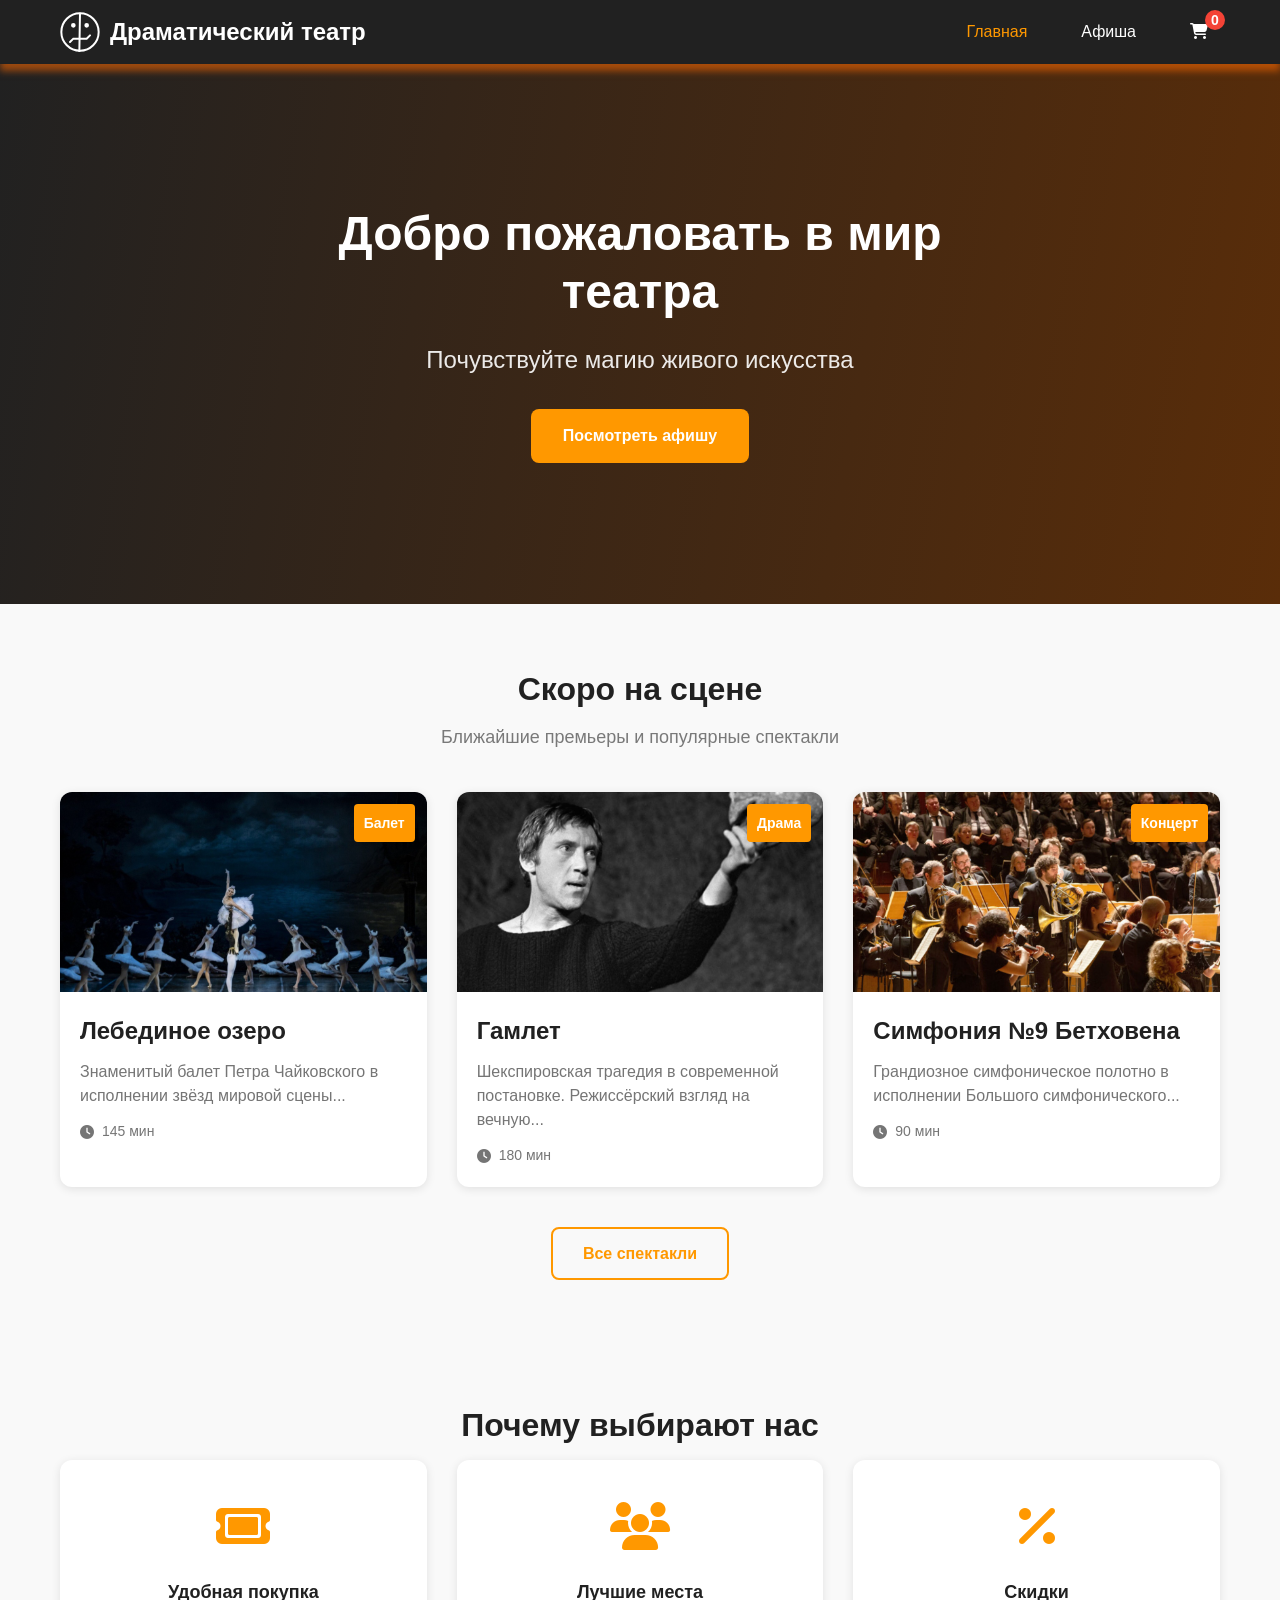
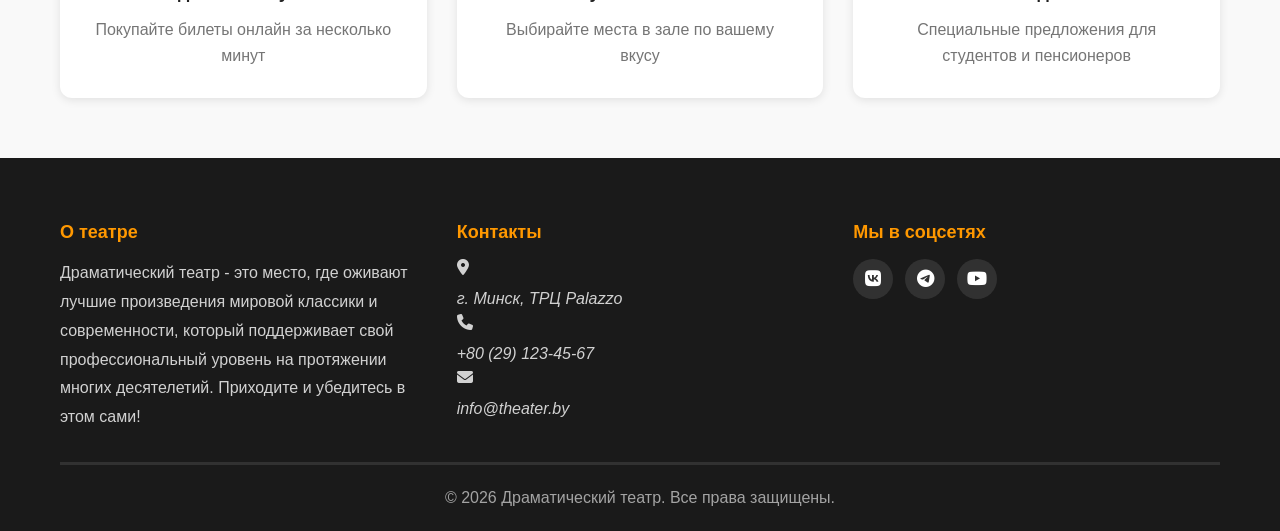
<file: index.html>
<!DOCTYPE html>
<html lang="ru">
<head>
    <meta charset="UTF-8">
    <meta name="viewport" content="width=device-width, initial-scale=1.0">
    <meta name="description" content="Драматический театр - билеты на спектакли онлайн">
    <title>Драматический театр - Главная</title>
    <link rel="stylesheet" href="css/styles.css">
    <link rel="stylesheet" href="https://cdnjs.cloudflare.com/ajax/libs/font-awesome/6.4.0/css/all.min.css"> <!--библиотека иконок (корзина, геолокация, телефон)-->
</head>
<body>
    <header class="header">
        <nav class="nav container">
            <a href="index.html" class="logo">
                <svg class="logo-icon" width="60" height="60" viewBox="0 0 60 60">
                    <circle cx="30" cy="30" r="28" stroke="white" stroke-width="3" fill="none"/>
                    <path d="M 29 60 L 30 1 z" stroke="white" stroke-width="3"/>
                    <circle cx="20" cy="20" r="2" stroke="white" stroke-width="3"/>
                    <circle cx="40" cy="20" r="2" stroke="white" stroke-width="3"/>
                    <path d="M 15 45 L 20 40 L 40 40 L 45 35" stroke="white" stroke-width="3" fill="none" stroke-linecap="round"/>
                </svg>
                <span>Драматический театр</span>
            </a>
            
            <input type="checkbox" class="burger-checkbox" id="burger">

            <label class="burger-label" for="burger">
                <span class="burger-icon">&#8801;</span>
            </label>

            <ul class="burger-menu" id="navMenu">
                <li><a href="index.html" class="nav-link active">Главная</a></li>
                <li><a href="shows.html" class="nav-link">Афиша</a></li>
                <li>
                    <a href="checkout.html" class="nav-link cart-link">
                        <p class="fas fa-shopping-cart"></p>
                        <span class="cart-count" id="cartCount">0</span>
                    </a>
                </li>
            </ul>

        </nav>
    </header>

    <main>
        <section class="hero">
            <div class="hero-content">
                <h1 id="hero-title" class="hero-title">Добро пожаловать в мир театра</h1>
                <p class="hero-subtitle">Почувствуйте магию живого искусства</p>
                <a href="shows.html" class="btn btn-primary">Посмотреть афишу</a>
            </div>
        </section>

        <section class="section">
            <div class="container">
                <h2 class="section-title">Скоро на сцене</h2>
                <p class="section-subtitle">Ближайшие премьеры и популярные спектакли</p>
                
                <div class="shows-grid" id="showsGrid">
                    <!--карточки загружаются из XML-->
                </div>
                
                <div class="text-center">
                    <a href="shows.html" class="btn btn-secondary">Все спектакли</a>
                </div>
            </div>
        </section>

        <section class="features section">
            <div class="container">
                <h2 class="section-title">Почему выбирают нас</h2>
                
                <div class="features-grid">
                    <article class="feature-card">
                        <div class="feature-icon">
                            <p class="fas fa-ticket"></p>
                        </div>
                        <h3 class="feature-title">Удобная покупка</h3>
                        <p class="feature-text">Покупайте билеты онлайн за несколько минут</p>
                    </article>
                    
                    <article class="feature-card">
                        <div class="feature-icon">
                            <p class="fas fa-users"></p>
                        </div>
                        <h3 class="feature-title">Лучшие места</h3>
                        <p class="feature-text">Выбирайте места в зале по вашему вкусу</p>
                    </article>
                    
                    <article class="feature-card">
                        <div class="feature-icon">
                            <p class="fas fa-percent"></p>
                        </div>
                        <h3 class="feature-title">Скидки</h3>
                        <p class="feature-text">Специальные предложения для студентов и пенсионеров</p>
                    </article>
                </div>
            </div>
        </section>
    </main>
    
    <footer class="footer">
        <div class="container">
            <div class="footer-grid">
                <div class="footer-section">
                    <h3 class="footer-title">О театре</h3>
                    <p class="footer-text">Драматический театр - это место, где оживают лучшие произведения мировой классики и современности, 
                        который поддерживает свой профессиональный уровень на протяжении многих десятелетий. Приходите и убедитесь в этом сами!</p>
                </div>
                
                <div class="footer-section">
                    <h3 class="footer-title">Контакты</h3>
                    <address class="footer-address">
                        <div><p class="fas fa-map-marker-alt"></p> г. Минск, ТРЦ Palazzo</div>
                        <div><p class="fas fa-phone"></p> +80 (29) 123-45-67</div>
                        <div><p class="fas fa-envelope"></p> info@theater.by</div>
                    </address>
                </div>
                
                <div class="footer-section">
                    <h3 class="footer-title">Мы в соцсетях</h3>
                    <div class="social-links">
                        <a href="#" class="social-link"><p class="fab fa-vk"></p></a>
                        <a href="#" class="social-link"><p class="fab fa-telegram"></p></a>
                        <a href="#" class="social-link"><p class="fab fa-youtube"></p></a>
                    </div>
                </div>
            </div>
            
            <div class="footer-bottom">
                <p>&copy; 2026 Драматический театр. Все права защищены.</p>
            </div>
        </div>
    </footer>

    <script src="js/script.js"></script>
</body>
</html>
</file>
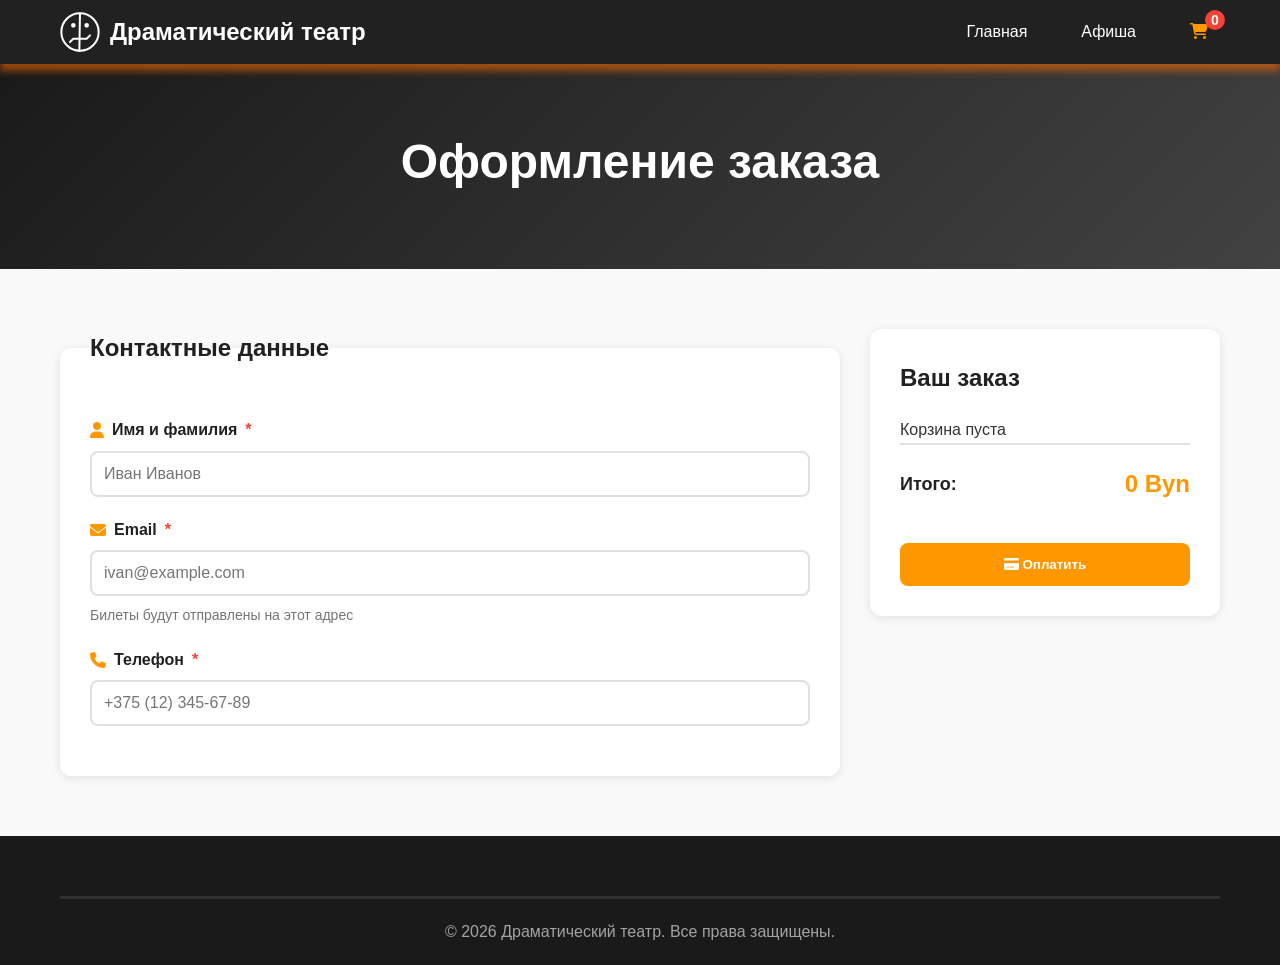
<file: checkout.html>
<!DOCTYPE html>
<html lang="ru">
<head>
    <meta charset="UTF-8">
    <meta name="viewport" content="width=device-width, initial-scale=1.0">
    <meta name="description" content="Оформление заказа - Драматический театр">
    <title>Оформление заказа - Драматический театр</title>
    <link rel="stylesheet" href="css/styles.css">
    <link rel="stylesheet" href="https://cdnjs.cloudflare.com/ajax/libs/font-awesome/6.4.0/css/all.min.css">
</head>
<body>
    <header class="header">
        <nav class="nav container">
            <a href="index.html" class="logo" aria-label="На главную">
                <svg class="logo-icon" width="60" height="60" viewBox="0 0 60 60">
                    <circle cx="30" cy="30" r="28" stroke="white" stroke-width="3" fill="none"/>
                    <path d="M 29 60 L 30 1 z" stroke="white" stroke-width="3"/>
                    <circle cx="20" cy="20" r="2" stroke="white" stroke-width="3"/>
                    <circle cx="40" cy="20" r="2" stroke="white" stroke-width="3"/>
                    <path d="M 15 45 L 20 40 L 40 40 L 45 35" stroke="white" stroke-width="3" fill="none" stroke-linecap="round"/>
                </svg>
                <span class="logo-text">Драматический театр</span>
            </a>
            
            <input type="checkbox" class="burger-checkbox" id="burger">

            <label class="burger-label" for="burger">
                <span class="burger-icon">&#8801;</span>
            </label>

            <ul class="burger-menu" id="navMenu">
                <li><a href="index.html" class="nav-link">Главная</a></li>
                <li><a href="shows.html" class="nav-link">Афиша</a></li>
                <li>
                    <a href="checkout.html" class="nav-link cart-link active">
                        <i class="fas fa-shopping-cart"></i>
                        <span class="cart-count" id="cartCount">0</span>
                    </a>
                </li>
            </ul>
            
        </nav>
    </header>

    <main class="main">
        <section class="page-header section">
            <div class="container">
                <h1 id="page-title" class="page-title">Оформление заказа</h1>
            </div>
        </section>

        <section class="checkout section">
            <div class="container">
                <form class="checkout-form" id="checkoutForm" novalidate>
                    <fieldset class="form-section">
                        <legend class="form-legend">Контактные данные</legend>
                        
                        <div class="form-group">
                            <label for="fullName" class="form-label">
                                <i class="fas fa-user" aria-hidden="true"></i>
                                Имя и фамилия
                                <span class="required">*</span>
                            </label>
                            <input 
                                type="text" 
                                id="fullName" 
                                name="fullName" 
                                class="form-input" 
                                placeholder="Иван Иванов"
                                required
                            >
                            <span class="form-error" id="fullNameError"></span>
                        </div>
                        
                        <div class="form-group">
                            <label for="email" class="form-label">
                                <i class="fas fa-envelope" aria-hidden="true"></i>
                                Email
                                <span class="required">*</span>
                            </label>
                            <input 
                                type="email" 
                                id="email" 
                                name="email" 
                                class="form-input" 
                                placeholder="ivan@example.com"
                                required
                            >
                            <span class="form-hint">Билеты будут отправлены на этот адрес</span>
                            <span class="form-error" id="emailError"></span>
                        </div>
                        
                        <div class="form-group">
                            <label for="phone" class="form-label">
                                <i class="fas fa-phone" aria-hidden="true"></i>
                                Телефон
                                <span class="required">*</span>
                            </label>
                            <input 
                                type="tel" 
                                id="phone" 
                                name="phone" 
                                class="form-input" 
                                placeholder="+375 (12) 345-67-89"
                                required
                            >
                            <span class="form-error" id="phoneError"></span>
                        </div>
                    </fieldset>
                    
                    <aside class="order-summary checkout-summary" aria-labelledby="order-title">
                        <h2 id="order-title" class="order-title">Ваш заказ</h2>
                        
                        <div class="order-items" id="orderItems">
                            <!--товары загружаются из localStorage-->
                        </div>
                        
                        <div class="order-total">
                            <span class="total-label">Итого:</span>
                            <span class="total-price" id="totalPrice">0 ₽</span>
                        </div>
                        
                        <button type="submit" class="btn btn-primary btn-block">
                            <i class="fas fa-credit-card" aria-hidden="true"></i>
                            Оплатить
                        </button>
                    </aside>
                </form>
            </div>
        </section>
    </main>

    <footer class="footer">
        <div class="container">
            <div class="footer-bottom">
                <p>&copy; 2026 Драматический театр. Все права защищены.</p>
            </div>
        </div>
    </footer>

    <script src="js/script.js"></script>
    <script src="js/checkout.js"></script>
</body>
</html>
</file>
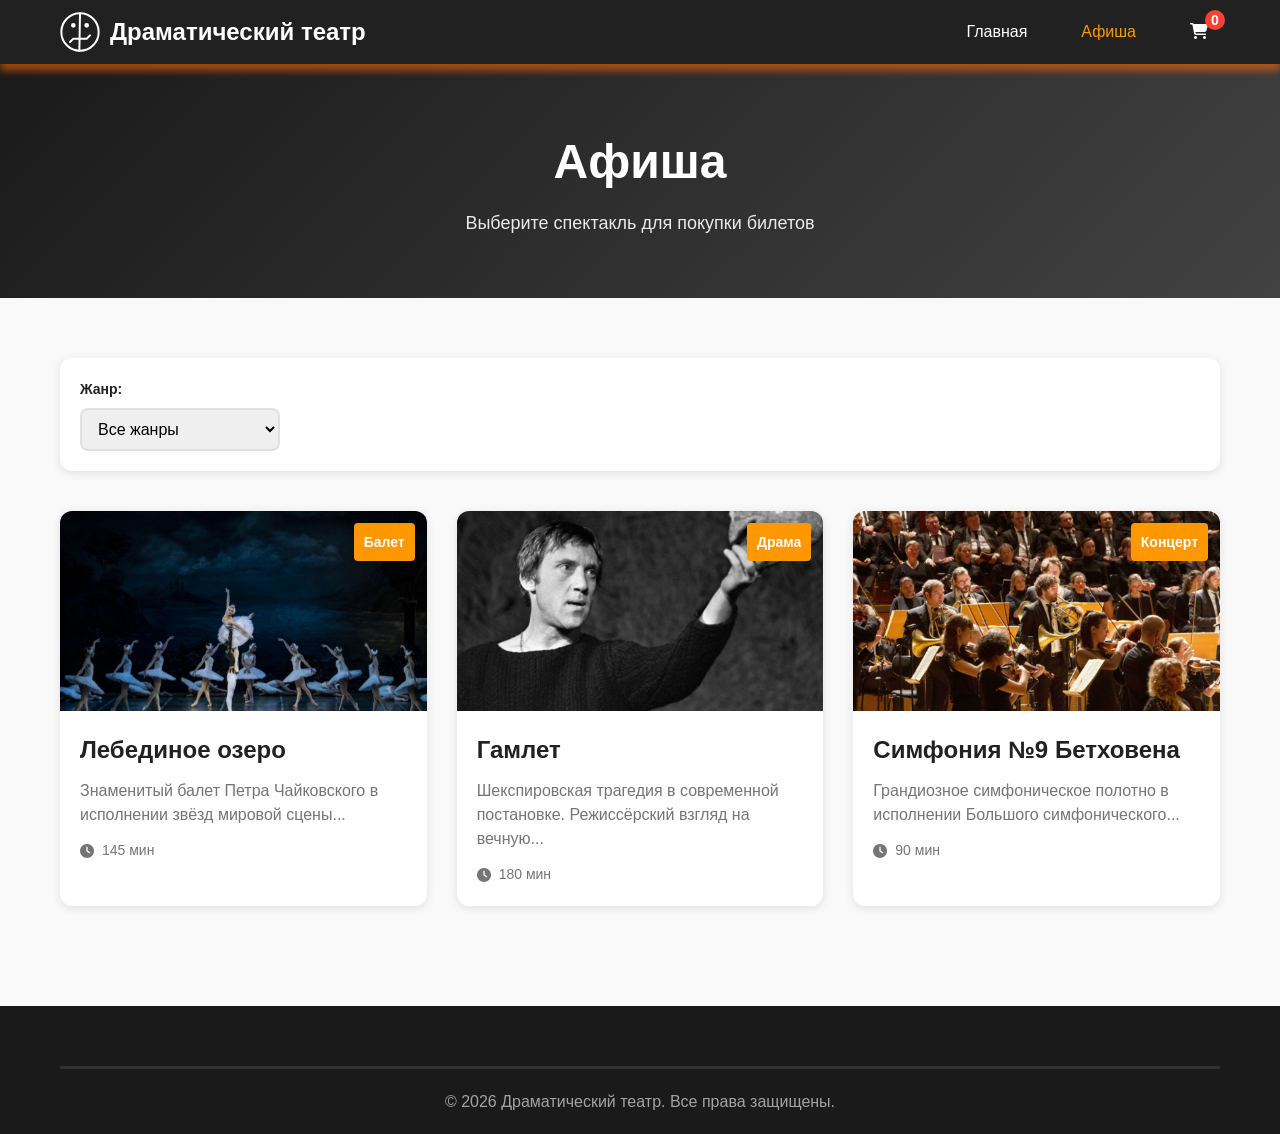
<file: seats.html>
<!DOCTYPE html>
<html lang="ru">
<head>
    <meta charset="UTF-8">
    <meta name="viewport" content="width=device-width, initial-scale=1.0">
    <meta name="description" content="Выбор мест - Драматический театр">
    <title>Выбор мест - Драматический театр</title>
    <link rel="stylesheet" href="css/styles.css">
    <link rel="stylesheet" href="https://cdnjs.cloudflare.com/ajax/libs/font-awesome/6.4.0/css/all.min.css">
</head>
<body>
    <header class="header">
        <nav class="nav container">
            <a href="index.html" class="logo" aria-label="На главную">
                <svg class="logo-icon" width="60" height="60" viewBox="0 0 60 60">
                    <circle cx="30" cy="30" r="28" stroke="white" stroke-width="3" fill="none"/>
                    <path d="M 29 60 L 30 1 z" stroke="white" stroke-width="3"/>
                    <circle cx="20" cy="20" r="2" stroke="white" stroke-width="3"/>
                    <circle cx="40" cy="20" r="2" stroke="white" stroke-width="3"/>
                    <path d="M 15 45 L 20 40 L 40 40 L 45 35" stroke="white" stroke-width="3" fill="none" stroke-linecap="round"/>
                </svg>
                <span class="logo-text">Драматический театр</span>
            </a>
            
            <input type="checkbox" class="burger-checkbox" id="burger">

            <label class="burger-label" for="burger">
                <span class="burger-icon">&#8801;</span>
            </label>

            <ul class="burger-menu" id="navMenu">
                <li><a href="index.html" class="nav-link">Главная</a></li>
                <li><a href="shows.html" class="nav-link">Афиша</a></li>
                <li>
                    <a href="checkout.html" class="nav-link cart-link">
                        <i class="fas fa-shopping-cart"></i>
                        <span class="cart-count" id="cartCount">0</span>
                    </a>
                </li>
            </ul>
            
        </nav>
    </header>

    <main class="main">
        <section class="page-header section" aria-labelledby="page-title">
            <div class="container">
                <h1 id="page-title" class="page-title">Рассадка в зале</h1>
                <div id="page-subtitle" class="page-subtitle">Выберите места</в>
            </div>
        </section>

        <section class="seat-selection section">
            <div class="container">
                <div class="seat-layout-wrapper">
                    <div class="seat-layout" role="img" aria-label="Схема зала">
                        <div class="stage" aria-hidden="true">
                            <span>СЦЕНА</span>
                        </div>
                        
                        <div class="legend" role="list" aria-label="Легенда мест">
                            <div class="legend-item" role="listitem">
                                <span class="legend-color vip" aria-hidden="true"></span>
                                <span>VIP (50 Byn)</span>
                            </div>
                            <div class="legend-item" role="listitem">
                                <span class="legend-color standard" aria-hidden="true"></span>
                                <span>Стандарт (30 Byn)</span>
                            </div>
                            <div class="legend-item" role="listitem">
                                <span class="legend-color balcony" aria-hidden="true"></span>
                                <span>Балкон (15 Byn)</span>
                            </div>
                            <div class="legend-item" role="listitem">
                                <span class="legend-color occupied" aria-hidden="true"></span>
                                <span>Занято</span>
                            </div>
                            <div class="legend-item" role="listitem">
                                <span class="legend-color selected" aria-hidden="true"></span>
                                <span>Выбрано</span>
                            </div>
                        </div>
                        <div class="seats-grid" id="seatsGrid">
                            <!--места генерируются через JavaScript-->
                        </div>
                    </div>
                    
                    <aside class="order-summary">
                        <h2 id="order-title" class="order-title">Ваш заказ</h2>
                        
                        <div class="order-info">
                            <div class="order-item">
                                <span class="order-label">Спектакль:</span>
                                <span class="order-value" id="showName">-</span>
                            </div>
                            <div class="order-item">
                                <span class="order-label">Дата и время:</span>
                                <span class="order-value" id="showDate">-</span>
                            </div>
                        </div>
                        
                        <div class="selected-seats" id="selectedSeats">
                            <h3 class="selected-seats-title">Выбрано мест: <span id="seatsCount">0</span></h3>
                            <ul class="seats-list" id="seatsList">
                                <!--выбранные места-->
                            </ul>
                        </div>
                        
                        <div class="order-total">
                            <span class="total-label">Итого:</span>
                            <span class="total-price" id="totalPrice">0 Byn</span>
                        </div>
                        
                        <button class="btn btn-primary btn-block" id="addToCartBtn" disabled>
                            Добавить в корзину
                        </button>
                    </aside>
                </div>
            </div>
        </section>
    </main>

    <footer class="footer">
        <div class="container">
            <div class="footer-bottom">
                <p>&copy; 2026 Драматический театр. Все права защищены.</p>
            </div>
        </div>
    </footer>

    <script src="js/script.js"></script>
    <script src="js/seats.js"></script>
</body>
</html>
</file>
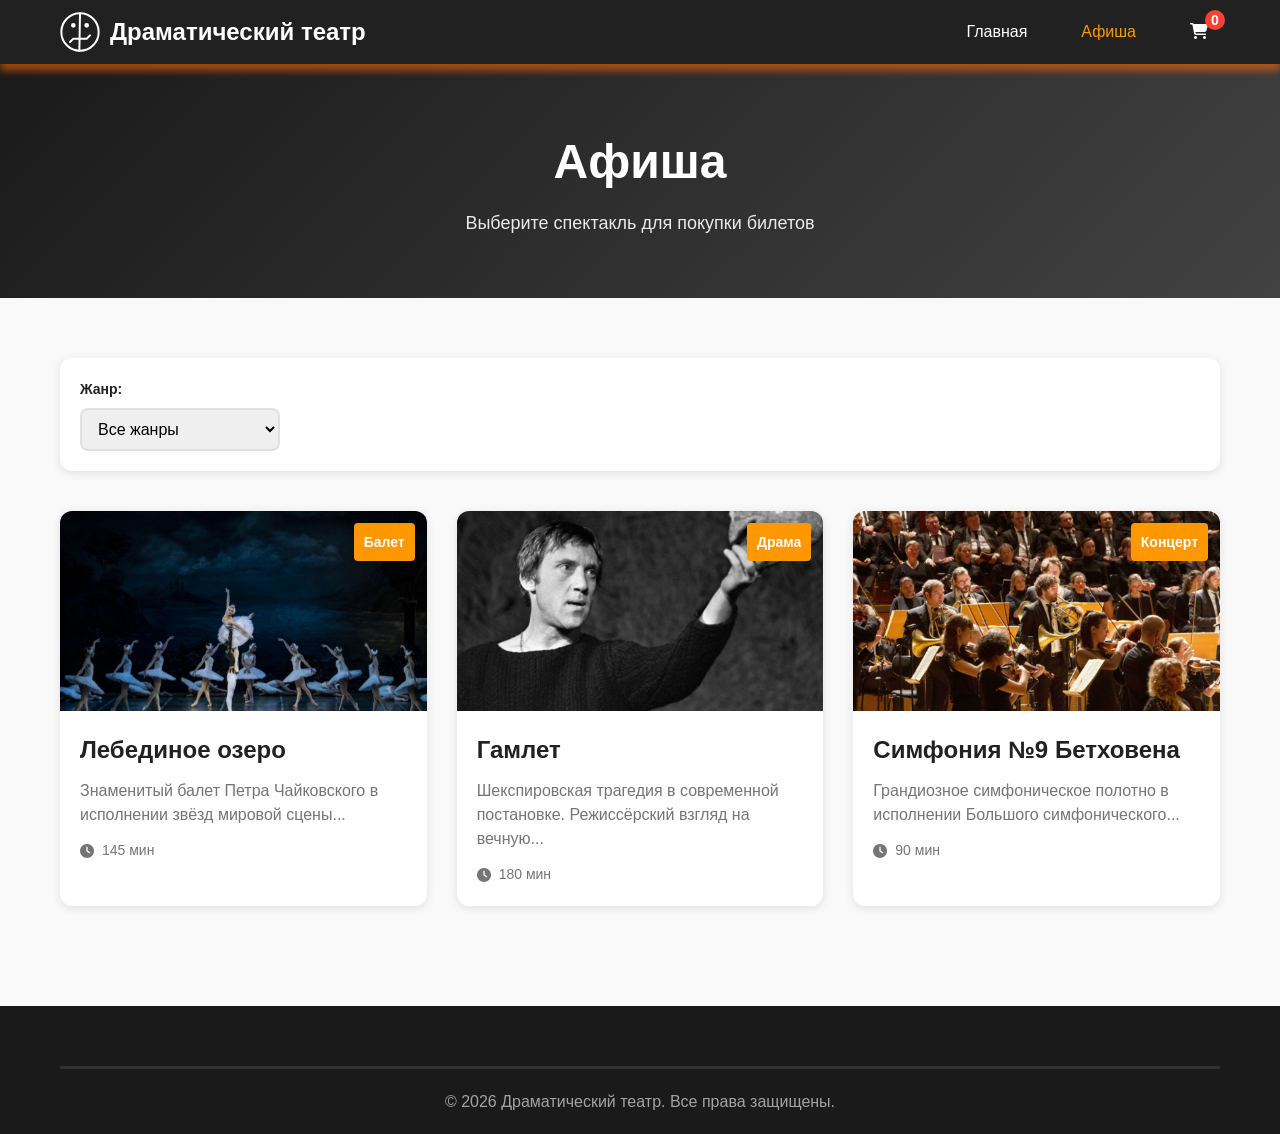
<file: shows.html>
<!DOCTYPE html>
<html lang="ru">
<head>
    <meta charset="UTF-8">
    <meta name="viewport" content="width=device-width, initial-scale=1.0">
    <meta name="description" content="Афиша спектаклей - Драматический театр">
    <title>Афиша - Драматический театр</title>
    <link rel="stylesheet" href="css/styles.css">
    <link rel="stylesheet" href="https://cdnjs.cloudflare.com/ajax/libs/font-awesome/6.4.0/css/all.min.css">
</head>
<body>
    <header class="header">
        <nav class="nav container">
            <a href="index.html" class="logo" aria-label="На главную">
                <svg class="logo-icon" width="60" height="60" viewBox="0 0 60 60">
                    <circle cx="30" cy="30" r="28" stroke="white" stroke-width="3" fill="none"/>
                    <path d="M 29 60 L 30 1 z" stroke="white" stroke-width="3"/>
                    <circle cx="20" cy="20" r="2" stroke="white" stroke-width="3"/>
                    <circle cx="40" cy="20" r="2" stroke="white" stroke-width="3"/>
                    <path d="M 15 45 L 20 40 L 40 40 L 45 35" stroke="white" stroke-width="3" fill="none" stroke-linecap="round"/>
                </svg>
                <span>Драматический театр</span>
            </a>
            
            <input type="checkbox" class="burger-checkbox" id="burger">

            <label class="burger-label" for="burger">
                <span class="burger-icon">&#8801;</span>
            </label>

            <ul class="burger-menu" id="navMenu">
                <li><a href="index.html" class="nav-link">Главная</a></li>
                <li><a href="shows.html" class="nav-link active">Афиша</a></li>
                <li>
                    <a href="checkout.html" class="nav-link cart-link">
                        <i class="fas fa-shopping-cart"></i>
                        <span class="cart-count" id="cartCount">0</span>
                    </a>
                </li>
            </ul>
            
        </nav>
    </header>

    <main class="main">
        <section class="page-header section" aria-labelledby="page-title">
            <div class="container">
                <h1 id="page-title" class="page-title">Афиша</h1>
                <p class="page-subtitle">Выберите спектакль для покупки билетов</p>
            </div>
        </section>

        <section class="shows-list section" aria-labelledby="shows-list-title">
            <div class="container">
                <h2 id="shows-list-title" class="visually-hidden">Список спектаклей</h2>
                
                <div class="filters" role="search" aria-label="Фильтр спектаклей">
                    <div class="filter-group">
                        <label for="genreFilter" class="filter-label">Жанр:</label>
                        <select id="genreFilter" class="filter-select">
                            <option value="all">Все жанры</option>
                            <option value="Балет">Балет</option>
                            <option value="Драма">Драма</option>
                            <option value="Концерт">Концерт</option>
                            <option value="Опера">Опера</option>
                        </select>
                    </div>

                </div>
                
                <div class="shows-grid" id="showsGrid">
                    <!--карточки загружаются из XML-->
                </div>
            </div>
        </section>
    </main>

    <footer class="footer">
        <div class="container">
            <div class="footer-bottom">
                <p>&copy; 2026 Драматический театр. Все права защищены.</p>
            </div>
        </div>
    </footer>

    <script src="js/script.js"></script>
    <script src="js/shows.js"></script>
</body>
</html>
</file>
<file: css/styles.css>
* {
  margin: 0;
  padding: 0;
  box-sizing: border-box;
}

body {
  font-family: Arial, Helvetica, sans-serif;
  font-size: 16px;
  line-height: 1.6;
  color: #333333;
  background-color: #f9f9f9;
}

a {
  text-decoration: none;
  color: inherit;
}

ul, ol {
  list-style: none;
}

img {
  max-width: 100%;
  height: auto;
  display: block;
}

.container {
  max-width: 1200px;
  margin: 0 auto;
  padding: 0 20px;
}

.header {
  background-color: #212121;
  color: #ffffff;
  padding: 12px 0;
  position: sticky;
  top: 0;
  z-index: 1000;
  box-shadow: 0 7px 7px rgba(255, 106, 0, 0.558);
}

.nav {
  display: flex;
  justify-content: space-between;
  align-items: center;
}

.logo {
  display: flex;
  align-items: center;
  gap: 10px;
  font-size: 24px;
  font-weight: 700;
  color: #ffffff;
}

.logo-icon {
  width: 40px;
  height: 40px;
  fill: #ffffff;
}

.nav-menu {
  display: flex;
  gap: 30px;
  align-items: center;
}

.burger-label {
  display: none;
  cursor: pointer;
  padding: 10px;
}

.burger-icon {
  font-size: 30px;
  color: #ffffff;
  display: block;
}

.burger {
  display: flex;
  gap: 30px;
  align-items: center;
  list-style-type: none;
}

.burger-checkbox {
  display: none;
}

.nav-link {
  color: #ffffff;
  font-weight: 500;
  padding: 8px 12px;
  border-radius: 4px;
  transition: all 0.3s;
}

.burger-menu {
  display: flex;
  gap: 30px;
  align-items: center;
}

.nav-link:hover {
  color: #ff9800;
  background-color: rgba(255, 255, 255, 0.1);
}

.nav-link.active {
  color: #ff9800;
}

.cart-link {
  position: relative;
}

.cart-count {
  position: absolute;
  top: -5px;
  right: -5px;
  background-color: #f44336;
  color: #ffffff;
  font-size: 14px;
  font-weight: 700;
  width: 20px;
  height: 20px;
  border-radius: 50%;
  display: flex;
  align-items: center;
  justify-content: center;
}

.hero {
  position: relative;
  height: 60vh;
  min-height: 400px;
  background: linear-gradient(100deg, #212121 0%, #5a2d09 100%);
  display: flex;
  align-items: center;
  justify-content: center;
  text-align: center;
  color: #ffffff;
}

.hero-content {
  position: relative;
  z-index: 1;
  max-width: 800px;
  padding: 20px;
}

.hero-title {
  font-size: 48px;
  margin-bottom: 20px;
  line-height: 1.2;
}

.hero-subtitle {
  font-size: 24px;
  margin-bottom: 30px;
  opacity: 0.9;
}

.section {
  padding: 60px 0;
}

.section-title {
  font-size: 32px;
  text-align: center;
  margin-bottom: 8px;
  color: #212121;
}

.section-subtitle {
  text-align: center;
  color: #797979;
  margin-bottom: 40px;
  font-size: 18px;
}

.btn {
  display: inline-block;
  padding: 12px 30px;
  border-radius: 8px;
  font-weight: 700;
  text-align: center;
  transition: all 0.3s;
  border: 2px solid transparent;
  cursor: pointer;
}

.btn-primary {
  background-color: #ff9800;
  color: #ffffff;
}

.btn-primary:hover {
  background-color: #f57c00;
  transform: translateY(-2px);
  box-shadow: 0 5px 15px rgba(0, 0, 0, 0.15);
}

.btn-secondary {
  background-color: transparent;
  color: #ff9800;
  border-color: #ff9800;
}

.btn-secondary:hover {
  background-color: #ff9800;
  color: #ffffff;
}

.btn-block {
  display: block;
  width: 100%;
}

.shows-grid {
  display: grid;
  grid-template-columns: repeat(auto-fit, minmax(300px, 1fr));
  gap: 30px;
  margin-bottom: 40px;
}

.show-card {
  background-color: #ffffff;
  border-radius: 12px;
  overflow: hidden;
  box-shadow: 0 2px 10px rgba(0, 0, 0, 0.1);
  transition: all 0.3s;
}

.show-card:hover {
  transform: translateY(-5px);
  box-shadow: 0 5px 20px rgba(0, 0, 0, 0.15);
}

.show-card-image {
  position: relative;
  height: 200px;
  overflow: hidden;
}

.show-card-image img {
  width: 100%;
  height: 100%;
  -o-object-fit: cover;
     object-fit: cover;
}

.show-card-tag {
  position: absolute;
  top: 12px;
  right: 12px;
  background-color: #ff9800;
  color: #ffffff;
  padding: 8px 10px;
  border-radius: 4px;
  font-size: 14px;
  font-weight: 700;
}

.show-card-content {
  padding: 20px;
}

.show-card-title {
  font-size: 24px;
  margin-bottom: 10px;
  color: #212121;
}

.show-card-description {
  color: #757575;
  margin-bottom: 12px;
  line-height: 1.5;
}

.show-card-meta {
  display: flex;
  align-items: center;
  gap: 8px;
  color: #757575;
  font-size: 14px;
}

.features-grid {
  display: grid;
  grid-template-columns: repeat(auto-fit, minmax(250px, 1fr));
  gap: 30px;
}

.feature-card {
  text-align: center;
  padding: 30px;
  background-color: #ffffff;
  border-radius: 12px;
  box-shadow: 0 2px 10px rgba(0, 0, 0, 0.1);
  transition: all 0.3s;
}

.feature-card:hover {
  transform: translateY(-5px);
  box-shadow: 0 5px 20px rgba(0, 0, 0, 0.15);
}

.feature-icon {
  font-size: 48px;
  color: #ff9800;
  margin-bottom: 12px;
}

.feature-title {
  font-size: 18px;
  margin-bottom: 10px;
  color: #212121;
}

.feature-text {
  color: #757575;
}

.footer {
  background-color: #1a1a1a;
  color: #ffffff;
  padding: 60px 0 20px;
  margin-top: auto;
}

.footer-grid {
  display: grid;
  grid-template-columns: repeat(auto-fit, minmax(250px, 1fr));
  gap: 30px;
  margin-bottom: 30px;
}

.footer-title {
  font-size: 18px;
  margin-bottom: 12px;
  color: #ff9800;
}

.footer-text,
.footer-address {
  color: rgba(255, 255, 255, 0.8);
  line-height: 1.8;
}

.footer-address p {
  display: flex;
  align-items: center;
  gap: 10px;
  margin-bottom: 10px;
}

.footer-address i {
  color: #ff9800;
  width: 20px;
}

.social-links {
  display: flex;
  gap: 12px;
}

.social-link {
  width: 40px;
  height: 40px;
  border-radius: 50%;
  background-color: rgba(255, 255, 255, 0.1);
  display: flex;
  align-items: center;
  justify-content: center;
  color: #ffffff;
  font-size: 18px;
  transition: all 0.3s;
}

.social-link:hover {
  background-color: #ff9800;
  transform: translateY(-3px);
}

.footer-bottom {
  text-align: center;
  padding-top: 20px;
  border-top: 3px solid rgba(255, 255, 255, 0.1);
  color: rgba(255, 255, 255, 0.6);
}

.page-header {
  background: linear-gradient(135deg, #1a1a1a 0%, #424242 100%);
  color: #ffffff;
  padding: 60px 0;
  text-align: center;
}

.page-title {
  font-size: 48px;
  margin-bottom: 8px;
}

.page-subtitle {
  font-size: 18px;
  opacity: 0.9;
}

.filters {
  display: flex;
  flex-wrap: wrap;
  gap: 30px;
  margin-bottom: 40px;
  padding: 20px;
  background-color: #ffffff;
  border-radius: 12px;
  box-shadow: 0 2px 10px rgba(0, 0, 0, 0.1);
}

.filter-group {
  display: flex;
  flex-direction: column;
  gap: 8px;
}

.filter-label {
  font-weight: 700;
  color: #212121;
  font-size: 14px;
}

.filter-select,
.filter-input {
  padding: 10px 12px;
  border: 2px solid #e0e0e0;
  border-radius: 8px;
  font-size: 16px;
  min-width: 200px;
}

.filter-select:focus,
.filter-input:focus {
  outline: none;
  border-color: #ff9800;
}

.seat-layout-wrapper {
  display: grid;
  grid-template-columns: 1fr 350px;
  gap: 30px;
}

.seat-layout {
  background-color: #ffffff;
  padding: 30px;
  border-radius: 12px;
  box-shadow: 0 2px 10px rgba(0, 0, 0, 0.1);
}

.stage {
  background-color: #1a1a1a;
  color: #ffffff;
  padding: 20px;
  text-align: center;
  border-radius: 8px;
  margin-bottom: 30px;
  font-weight: 700;
  letter-spacing: 2px;
}

.legend {
  display: flex;
  flex-wrap: wrap;
  gap: 20px;
  margin-bottom: 30px;
  justify-content: center;
}

.legend-item {
  display: flex;
  align-items: center;
  gap: 8px;
  font-size: 14px;
}

.legend-color {
  width: 20px;
  height: 20px;
  border-radius: 4px;
}

.legend-color.vip {
  background-color: #9c27b0;
}

.legend-color.standard {
  background-color: #2196f3;
}

.legend-color.balcony {
  background-color: #4caf50;
}

.legend-color.occupied {
  background-color: #e0e0e0;
}

.legend-color.selected {
  background-color: #ff9800;
}

.seats-grid {
  display: grid;
  gap: 10px;
  justify-content: center;
  grid-template-columns: repeat(20, 1fr);
}

.seat {
  width: 35px;
  height: 35px;
  border-radius: 4px;
  cursor: pointer;
  transition: all 0.3s;
}

.seat:hover:not(.occupied) {
  transform: scale(1.1);
}

.seat.vip {
  background-color: #9c27b0;
  color: #ffffff;
}

.seat.standard {
  background-color: #2196f3;
  color: #ffffff;
}

.seat.balcony {
  background-color: #4caf50;
  color: #ffffff;
}

.seat.occupied {
  background-color: #e0e0e0;
  color: #757575;
  cursor: not-allowed;
}

.seat.selected {
  background-color: #ff9800;
  color: #ffffff;
  border-color: #f57c00;
  transform: scale(1.1);
}

.order-summary {
  background-color: #ffffff;
  padding: 30px;
  border-radius: 12px;
  box-shadow: 0 2px 10px rgba(0, 0, 0, 0.1);
  height: -moz-fit-content;
  height: fit-content;
  position: sticky;
  top: 100px;
}

.order-title {
  font-size: 24px;
  margin-bottom: 20px;
  color: #212121;
}

.order-info {
  margin-bottom: 20px;
  padding-bottom: 20px;
  border-bottom: 1px solid #e0e0e0;
}

.order-item {
  display: flex;
  justify-content: space-between;
  margin-bottom: 10px;
}

.order-label {
  color: #757575;
  font-size: 14px;
}

.order-value {
  font-weight: 700;
  color: #212121;
}

.selected-seats {
  margin-bottom: 20px;
}

.selected-seats-title {
  font-size: 16px;
  margin-bottom: 10px;
  color: #212121;
}

.seats-list {
  max-height: 200px;
  overflow-y: auto;
}

.seats-list li {
  display: flex;
  justify-content: space-between;
  padding: 8px 0;
  font-size: 14px;
  border-bottom: 1px solid #e0e0e0;
}

.order-total {
  display: flex;
  justify-content: space-between;
  align-items: center;
  padding: 20px 0;
  border-top: 2px solid #e0e0e0;
  margin-bottom: 20px;
}

.total-label {
  font-size: 18px;
  font-weight: 700;
  color: #212121;
}

.total-price {
  font-size: 24px;
  font-weight: 700;
  color: #ff9800;
}

.checkout-form {
  display: grid;
  grid-template-columns: 1fr 350px;
  gap: 30px;
}

.form-section {
  background-color: #ffffff;
  padding: 30px;
  border-radius: 12px;
  box-shadow: 0 2px 10px rgba(0, 0, 0, 0.1);
  border: none;
}

.form-legend {
  font-size: 24px;
  font-weight: 700;
  color: #212121;
  margin-bottom: 20px;
  width: 100%;
}

.form-group {
  margin-bottom: 20px;
}

.form-label {
  display: flex;
  align-items: center;
  gap: 8px;
  font-weight: 700;
  color: #212121;
  margin-bottom: 8px;
}

.form-label i {
  color: #ff9800;
}

.required {
  color: #f44336;
}

.form-input {
  width: 100%;
  padding: 12px;
  border: 2px solid #e0e0e0;
  border-radius: 8px;
  font-size: 16px;
  transition: all 0.3s;
}

.form-input:focus {
  outline: none;
  border-color: #ff9800;
}

.form-hint {
  display: block;
  margin-top: 8px;
  font-size: 14px;
  color: #757575;
}

.form-error {
  display: block;
  margin-top: 8px;
  font-size: 14px;
  color: #f44336;
}

@media (max-width: 768px) {
  .nav-toggle {
    display: block;
  }
  .nav-menu {
    position: fixed;
    top: 70px;
    left: 0;
    right: 0;
    background-color: #1a1a1a;
    flex-direction: column;
    padding: 20px;
    gap: 12px;
    display: none;
  }
  .nav-menu.active {
    display: flex;
  }
  .hero-title {
    font-size: 32px;
  }
  .hero-subtitle {
    font-size: 18px;
  }
  .seat-layout-wrapper,
  .checkout-form {
    grid-template-columns: 1fr;
  }
  .order-summary,
  .checkout-summary {
    position: static;
  }
  .filters {
    flex-direction: column;
  }
  .filter-select,
  .filter-input {
    width: 100%;
  }
  .burger-label {
    display: block;
  }
  .burger-menu {
    position: fixed;
    top: 70px;
    left: 0;
    right: 0;
    background-color: #343333;
    flex-direction: column;
    padding: 20px;
    gap: 12px;
    max-height: 0;
    overflow: hidden;
    opacity: 0;
    visibility: hidden;
  }
  .burger-checkbox:checked ~ .burger-menu {
    max-height: 500px;
    opacity: 1;
    visibility: visible;
  }
  .burger-menu li {
    width: 100%;
    text-align: center;
  }
  .burger-menu .nav-link {
    display: block;
    padding: 12px;
    font-size: 24px;
  }
  .seat-layout-wrapper {
    overflow-x: auto;
  }
  .seat {
    width: 25px;
    height: 25px;
    font-size: 12px;
  }
}
@media (max-width: 480px) {
  .shows-grid {
    grid-template-columns: 1fr;
  }
  .features-grid {
    grid-template-columns: 1fr;
  }
  .footer-grid {
    grid-template-columns: 1fr;
    text-align: center;
  }
  .footer-address p {
    justify-content: center;
  }
  .social-links {
    justify-content: center;
  }
}
.text-center {
  text-align: center;
}

.visually-hidden {
  position: absolute;
  width: 1px;
  height: 1px;
  padding: 0;
  margin: -1px;
  overflow: hidden;
  clip: rect(0, 0, 0, 0);
  white-space: nowrap;
  border: 0;
}/*# sourceMappingURL=styles.css.map */
</file>
